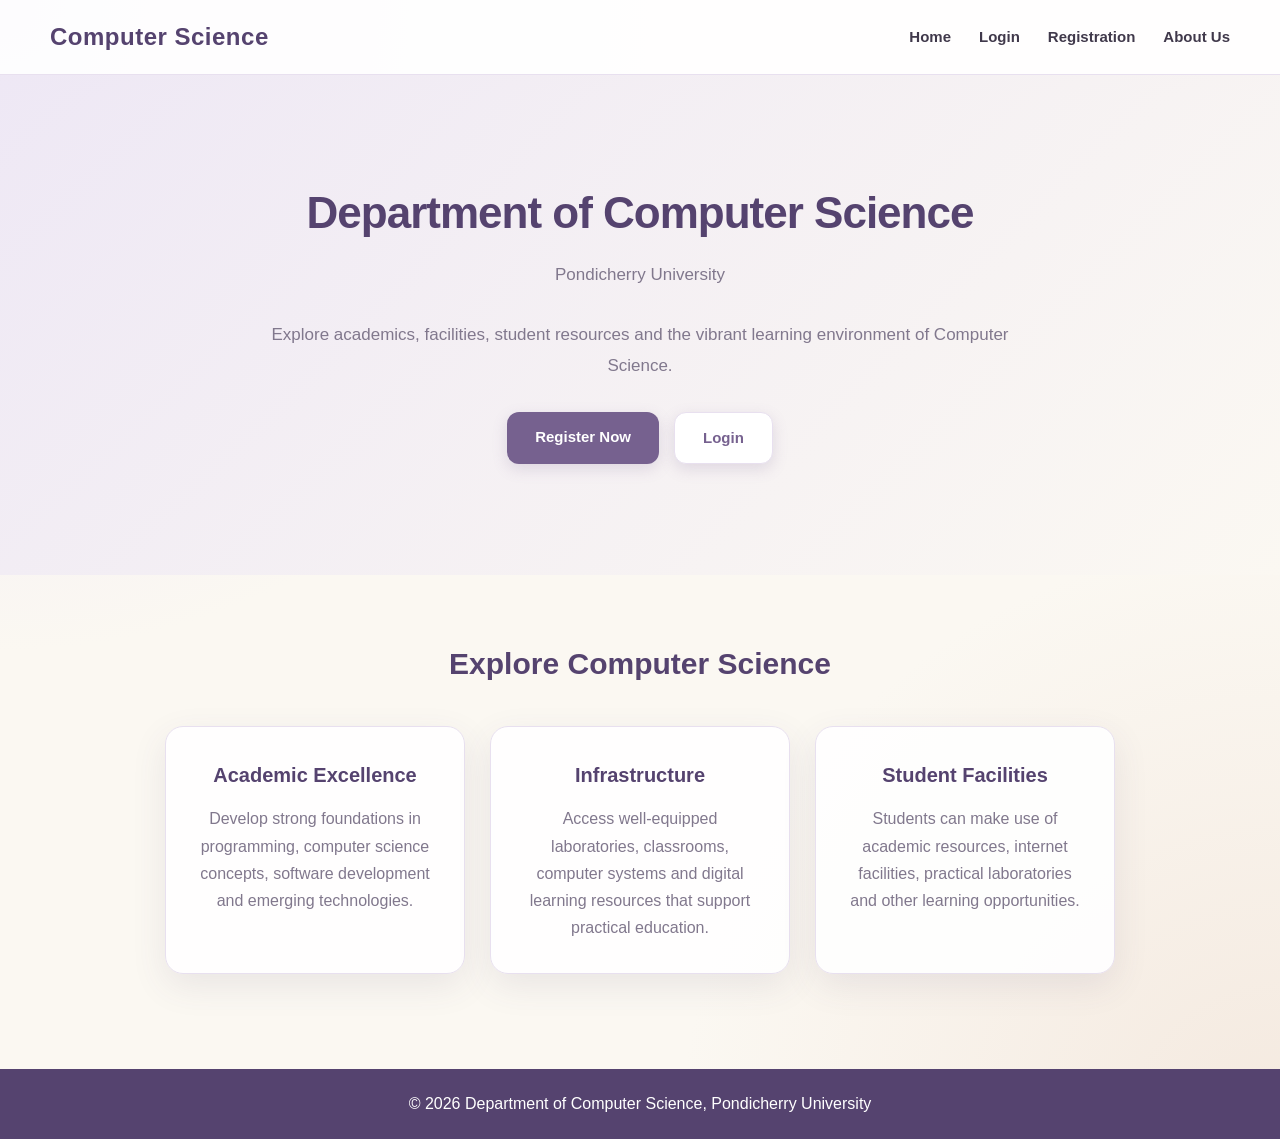
<file: index.html>
<!DOCTYPE html>

<html lang="en">

<head>

<meta charset="UTF-8">

<meta name="viewport"
      content="width=device-width, initial-scale=1.0">

<title>Department of Computer Science - Pondicherry University</title>

<link rel="stylesheet" href="style.css">


</head>

<body>


<!-- Navigation Bar -->

<header>

    <nav class="navbar">

        <div class="logo">
            Computer Science
        </div>

        <ul class="nav-links">

            <li>
                <a href="index.html">Home</a>
            </li>

            <li>
                <a href="login.html">Login</a>
            </li>

            <li>
                <a href="register.html">Registration</a>
            </li>

            <li>
                <a href="about.html">About Us</a>
            </li>

        </ul>

    </nav>

</header>


<!-- Home Section -->

<section class="hero">

    <div class="hero-content">

        <h1>
            Department of Computer Science
        </h1>

        <p>
            Pondicherry University
        </p>

        <p>
            Explore academics, facilities, student resources
            and the vibrant learning environment of Computer Science.
        </p>

        <div class="hero-buttons">

            <a href="register.html" class="btn">
                Register Now
            </a>

            <a href="login.html" class="btn secondary">
                Login
            </a>

        </div>

    </div>

</section>


<!-- Features Section -->

<section class="features">

    <h2>Explore Computer Science</h2>

    <div class="feature-container">

        <div class="feature-box">

            <h3>Academic Excellence</h3>

            <p>
                Develop strong foundations in programming,
                computer science concepts, software development
                and emerging technologies.
            </p>

        </div>


        <div class="feature-box">

            <h3>Infrastructure</h3>

            <p>
                Access well-equipped laboratories, classrooms,
                computer systems and digital learning resources
                that support practical education.
            </p>

        </div>


        <div class="feature-box">

            <h3>Student Facilities</h3>

            <p>
                Students can make use of academic resources,
                internet facilities, practical laboratories
                and other learning opportunities.
            </p>

        </div>

    </div>

</section>


<!-- Footer -->

<footer>

    <p>
        &copy; 2026 Department of Computer Science,
        Pondicherry University
    </p>

</footer>


<script src="script.js"></script>


</body>

</html>
</file>
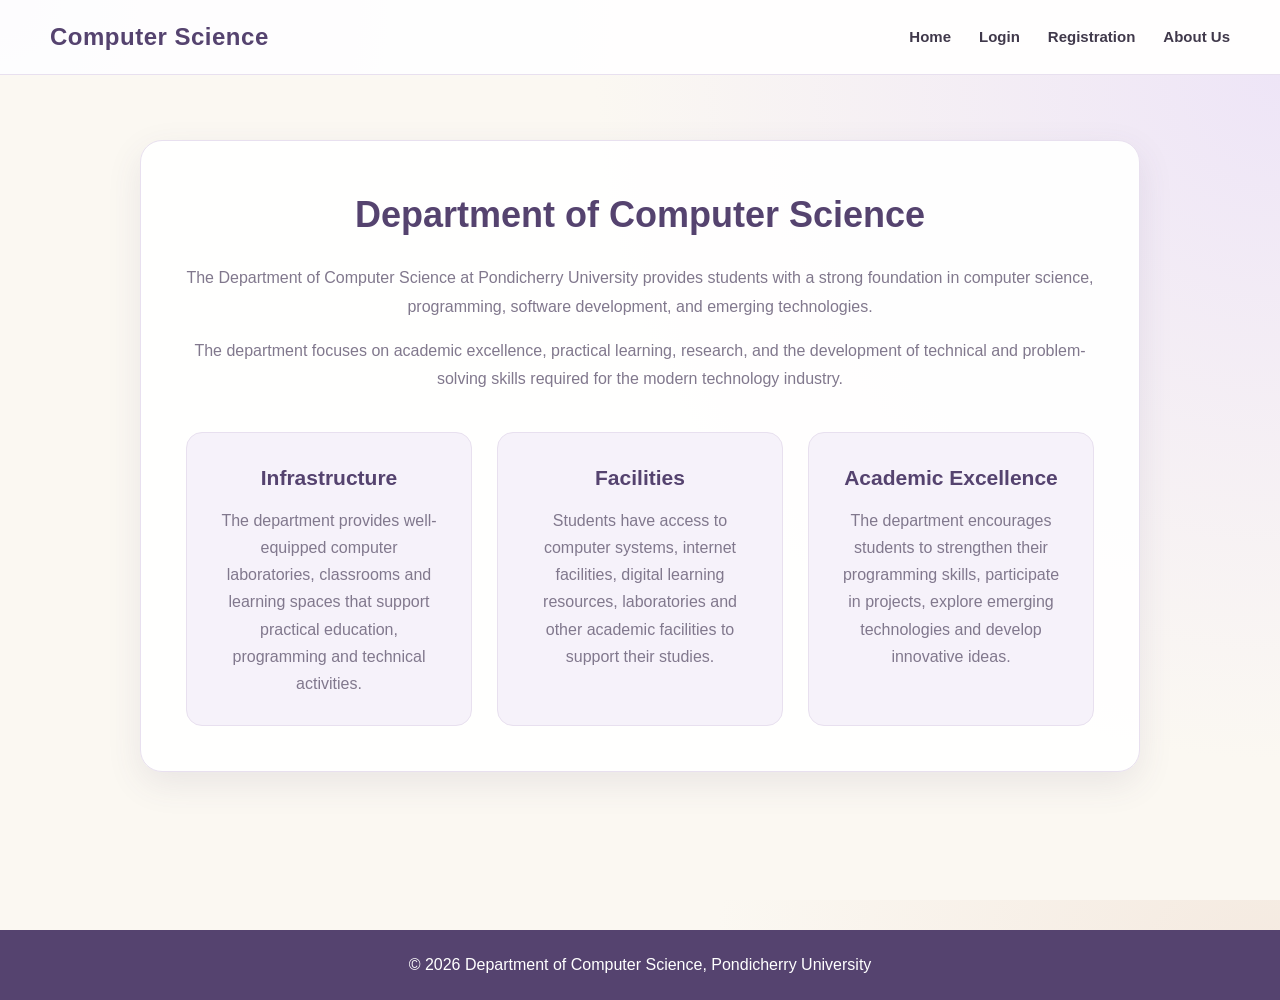
<file: about.html>
<!DOCTYPE html>

<html lang="en">

<head>


<meta charset="UTF-8">

<meta name="viewport"
      content="width=device-width, initial-scale=1.0">

<title>About Us - Computer Science</title>

<link rel="stylesheet" href="style.css">

</head>

<body>


<!-- Navigation -->

<header>

    <nav class="navbar">

        <div class="logo">
            Computer Science
        </div>

        <ul class="nav-links">

            <li>
                <a href="index.html">Home</a>
            </li>

            <li>
                <a href="login.html">Login</a>
            </li>

            <li>
                <a href="register.html">Registration</a>
            </li>

            <li>
                <a href="about.html">About Us</a>
            </li>

        </ul>

    </nav>

</header>


<!-- About Section -->

<section class="about-section">

    <div class="about-box">

        <h1>Department of Computer Science</h1>

        <p>
            The Department of Computer Science at Pondicherry
            University provides students with a strong foundation
            in computer science, programming, software development,
            and emerging technologies.
        </p>

        <p>
            The department focuses on academic excellence,
            practical learning, research, and the development
            of technical and problem-solving skills required
            for the modern technology industry.
        </p>


        <div class="about-features">

            <div class="about-card">

                <h2>Infrastructure</h2>

                <p>
                    The department provides well-equipped
                    computer laboratories, classrooms and
                    learning spaces that support practical
                    education, programming and technical
                    activities.
                </p>

            </div>


            <div class="about-card">

                <h2>Facilities</h2>

                <p>
                    Students have access to computer systems,
                    internet facilities, digital learning
                    resources, laboratories and other academic
                    facilities to support their studies.
                </p>

            </div>


            <div class="about-card">

                <h2>Academic Excellence</h2>

                <p>
                    The department encourages students to
                    strengthen their programming skills,
                    participate in projects, explore emerging
                    technologies and develop innovative ideas.
                </p>

            </div>

        </div>

    </div>

</section>


<!-- Footer -->

<footer>

    <p>
        &copy; 2026 Department of Computer Science,
        Pondicherry University
    </p>

</footer>


<script src="script.js"></script>


</body>

</html>
</file>
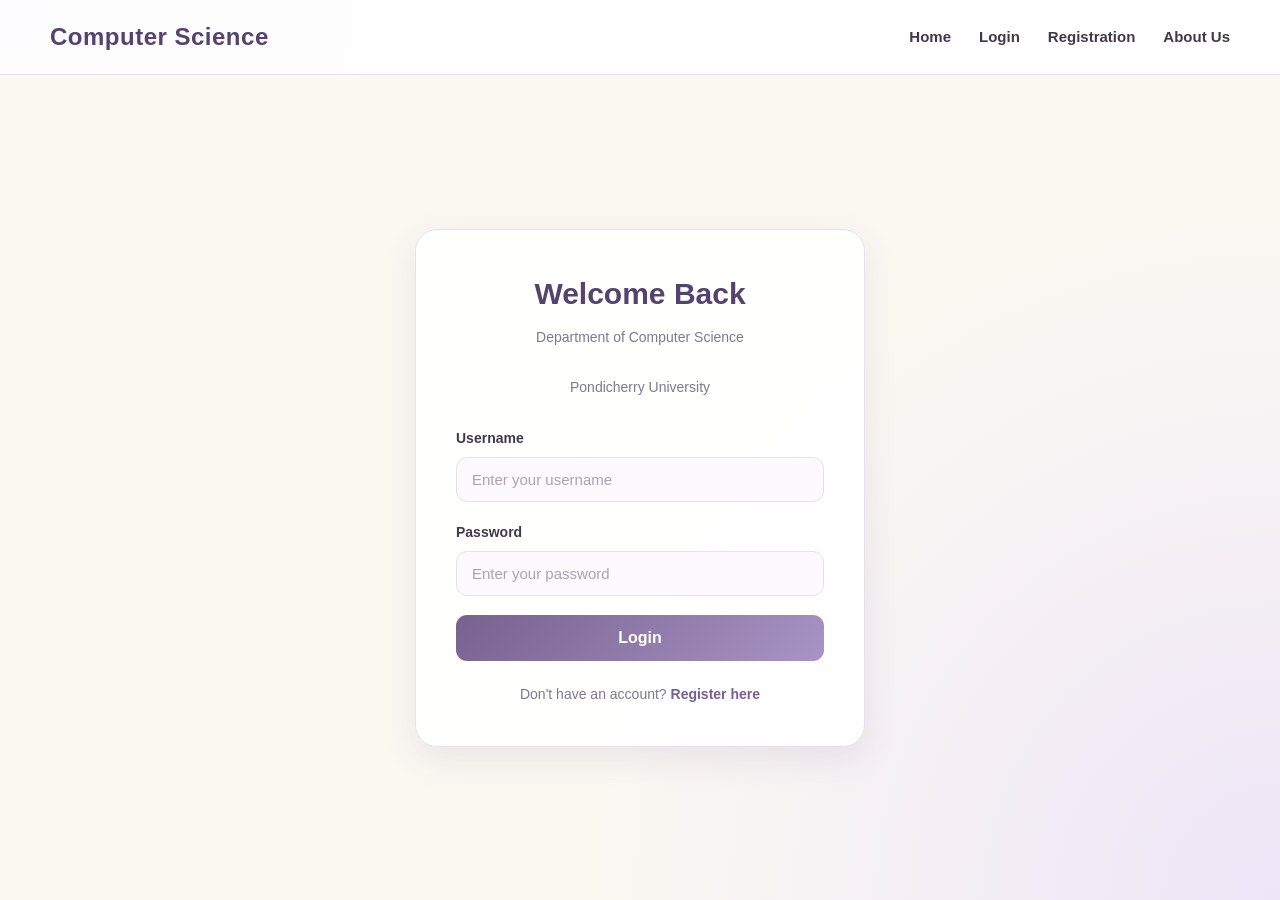
<file: login.html>
<!DOCTYPE html>

<html lang="en">

<head>


<meta charset="UTF-8">

<meta name="viewport"
      content="width=device-width, initial-scale=1.0">

<title>Login - Computer Science</title>

<link rel="stylesheet" href="style.css">


</head>

<body>


<!-- Navigation -->

<header>

    <nav class="navbar">

        <div class="logo">
            Computer Science
        </div>

        <ul class="nav-links">

            <li>
                <a href="index.html">Home</a>
            </li>

            <li>
                <a href="login.html">Login</a>
            </li>

            <li>
                <a href="register.html">Registration</a>
            </li>

            <li>
                <a href="about.html">About Us</a>
            </li>

        </ul>

    </nav>

</header>


<!-- Login Section -->

<section class="login-section">

    <div class="login-box">

        <h1>Welcome Back</h1>

        <p class="subtitle">
            Department of Computer Science
        </p>

        <p class="subtitle">
            Pondicherry University
        </p>


        <form action="login.php" method="POST">


            <!-- Username -->

            <div class="form-group">

                <label for="username">
                    Username
                </label>

                <input
                    type="text"
                    id="username"
                    name="username"
                    placeholder="Enter your username"
                    required
                >

            </div>


            <!-- Password -->

            <div class="form-group">

                <label for="password">
                    Password
                </label>

                <input
                    type="password"
                    id="password"
                    name="password"
                    placeholder="Enter your password"
                    required
                >

            </div>


            <!-- Login Button -->

            <button
                type="submit"
                class="login-btn"
            >
                Login
            </button>


            <!-- Registration Link -->

            <p class="register-text">

                Don't have an account?

                <a href="register.html">
                    Register here
                </a>

            </p>

        </form>

    </div>

</section>


<script src="script.js"></script>


</body>

</html>
</file>
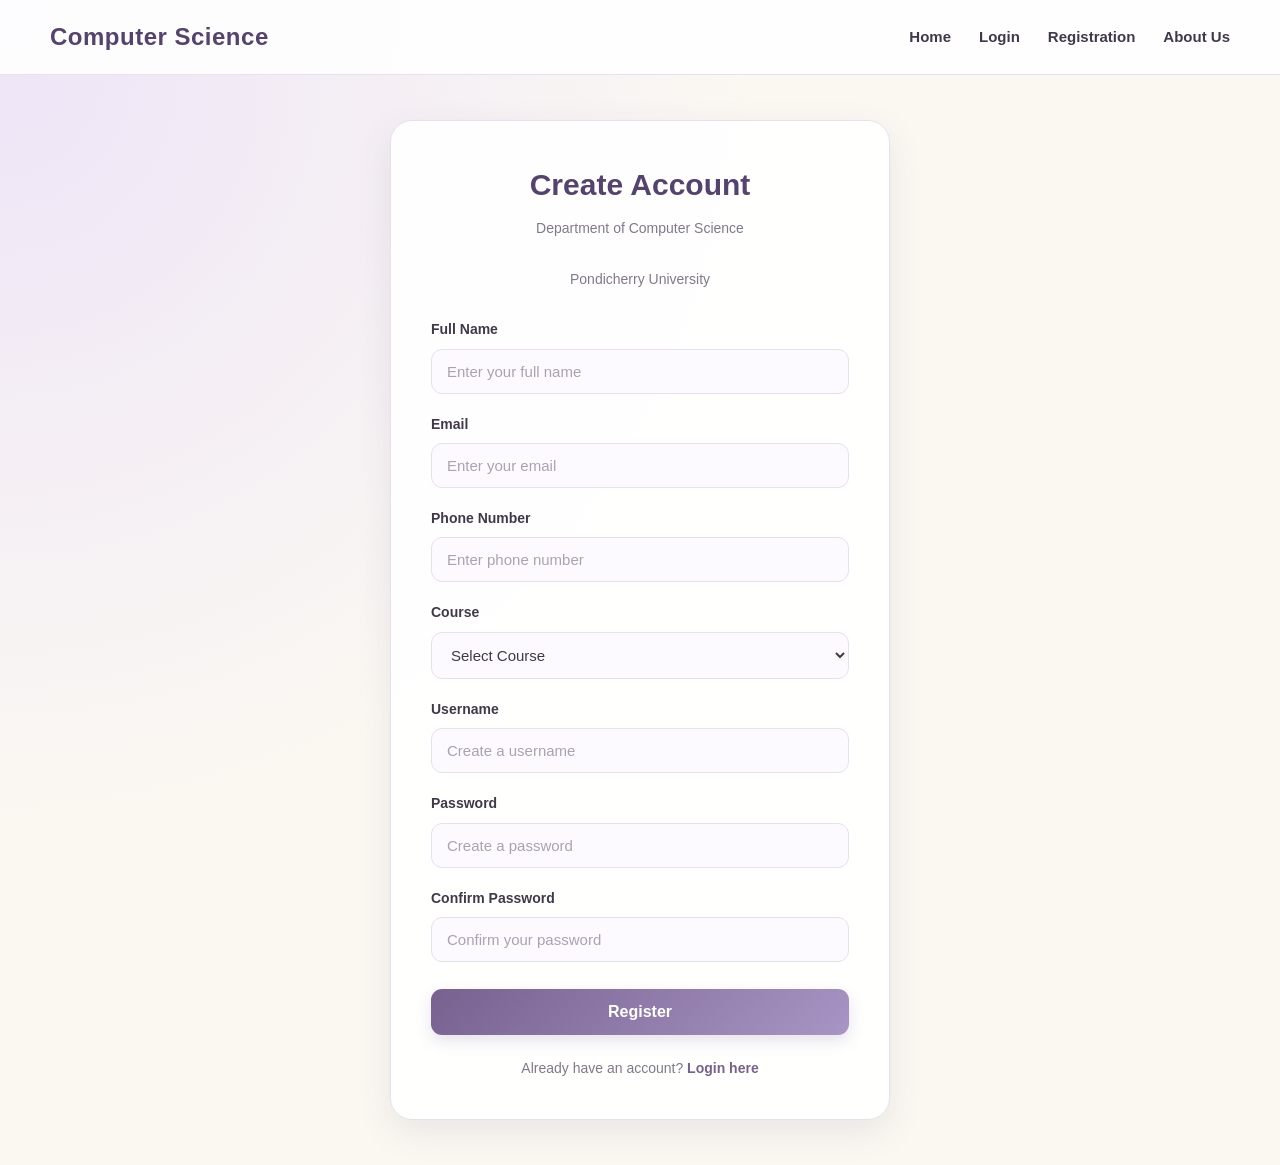
<file: register.html>
<!DOCTYPE html>

<html lang="en">

<head>


<meta charset="UTF-8">

<meta name="viewport" content="width=device-width, initial-scale=1.0">

<title>Registration - Computer Science</title>

<link rel="stylesheet" href="style.css">


</head>

<body>


<!-- Navigation -->

<header>

    <nav class="navbar">

        <div class="logo">
            Computer Science
        </div>

        <ul class="nav-links">

            <li>
                <a href="index.html">Home</a>
            </li>

            <li>
                <a href="login.html">Login</a>
            </li>

            <li>
                <a href="register.html">Registration</a>
            </li>

            <li>
                <a href="about.html">About Us</a>
            </li>

        </ul>

    </nav>

</header>


<!-- Registration Section -->

<section class="registration-section">

    <div class="registration-box">

        <h1>Create Account</h1>

        <p class="subtitle">
            Department of Computer Science
        </p>

        <p class="subtitle">
            Pondicherry University
        </p>


        <form
            action="register.php"
            method="POST"
            onsubmit="return validateRegistration()"
        >

            <!-- Name -->

            <div class="form-group">

                <label for="name">
                    Full Name
                </label>

                <input
                    type="text"
                    id="name"
                    name="name"
                    placeholder="Enter your full name"
                    required
                >

            </div>


            <!-- Email -->

            <div class="form-group">

                <label for="email">
                    Email
                </label>

                <input
                    type="email"
                    id="email"
                    name="email"
                    placeholder="Enter your email"
                    required
                >

            </div>


            <!-- Phone -->

            <div class="form-group">

                <label for="phone">
                    Phone Number
                </label>

                <input
                    type="tel"
                    id="phone"
                    name="phone"
                    placeholder="Enter phone number"
                    required
                >

            </div>


            <!-- Course -->

            <div class="form-group">

                <label for="course">
                    Course
                </label>

                <select
                    id="course"
                    name="course"
                    required
                >

                    <option value="">
                        Select Course
                    </option>

                    <option value="BCA">
                        BCA
                    </option>

                    <option value="BCS">
                        BCS
                    </option>

                    <option value="MCA">
                        MCA
                    </option>

                    <option value="MSc">
                        MSc
                    </option>

                    <option value="MTech">
                        MTech
                    </option>

                    <option value="BTech">
                        BTech
                    </option>

                </select>

            </div>


            <!-- Username -->

            <div class="form-group">

                <label for="username">
                    Username
                </label>

                <input
                    type="text"
                    id="username"
                    name="username"
                    placeholder="Create a username"
                    required
                >

            </div>


            <!-- Password -->

            <div class="form-group">

                <label for="password">
                    Password
                </label>

                <input
                    type="password"
                    id="password"
                    name="password"
                    placeholder="Create a password"
                    required
                >

            </div>


            <!-- Confirm Password -->

            <div class="form-group">

                <label for="confirm_password">
                    Confirm Password
                </label>

                <input
                    type="password"
                    id="confirm_password"
                    name="confirm_password"
                    placeholder="Confirm your password"
                    required
                >

            </div>


            <!-- Submit -->

            <button
                type="submit"
                class="register-btn"
            >
                Register
            </button>


            <p class="login-text">

                Already have an account?

                <a href="login.html">
                    Login here
                </a>

            </p>

        </form>

    </div>

</section>


<script src="script.js"></script>

</body>

</html>
</file>
<file: style.css>
/* =========================================
   DEPARTMENT MANAGEMENT SYSTEM
   AESTHETIC LAVENDER THEME
========================================= */

:root {
    --primary: #76618f;
    --primary-dark: #55436f;
    --secondary: #a995c5;
    --lavender: #eee8f5;
    --light-lavender: #f6f2fa;
    --cream: #fbf8f2;
    --white: #ffffff;
    --text: #40394b;
    --muted: #81788d;
    --border: #e8e0ef;
    --danger: #c46b79;
    --shadow: 0 12px 35px rgba(83, 65, 110, 0.10);
}

/* RESET */

* {
    margin: 0;
    padding: 0;
    box-sizing: border-box;
    font-family: "Segoe UI", Arial, sans-serif;
}

/* BODY */

body {
    min-height: 100vh;
    background:
        radial-gradient(circle at top left, #eee5f7 0%, transparent 38%),
        radial-gradient(circle at bottom right, #f4e9df 0%, transparent 35%),
        var(--cream);
    color: var(--text);
    line-height: 1.6;
}

/* NAVIGATION */

header {
    background: rgba(255, 255, 255, 0.90);
    padding: 18px 50px;
    border-bottom: 1px solid var(--border);
    box-shadow: 0 4px 20px rgba(83, 65, 110, 0.05);
}

.navbar {
    display: flex;
    justify-content: space-between;
    align-items: center;
}

.logo {
    color: var(--primary-dark);
    font-size: 24px;
    font-weight: 750;
    letter-spacing: 0.5px;
}

.nav-links {
    display: flex;
    list-style: none;
    gap: 28px;
}

.nav-links a {
    color: var(--text);
    text-decoration: none;
    font-size: 15px;
    font-weight: 600;
    transition: 0.3s ease;
}

.nav-links a:hover {
    color: var(--secondary);
}

/* HERO SECTION */

.hero {
    min-height: 500px;
    display: flex;
    justify-content: center;
    align-items: center;
    text-align: center;
    padding: 50px 25px;

    background:
        linear-gradient(
            135deg,
            rgba(238, 232, 245, 0.95),
            rgba(251, 248, 242, 0.95)
        );
}

.hero-content {
    max-width: 800px;
}

.hero h1 {
    font-size: 44px;
    line-height: 1.2;
    color: var(--primary-dark);
    margin-bottom: 20px;
    letter-spacing: -1px;
}

.hero p {
    font-size: 17px;
    color: var(--muted);
    line-height: 1.8;
    margin-bottom: 30px;
}

/* BUTTONS */

.hero-buttons {
    display: flex;
    justify-content: center;
    gap: 15px;
}

.btn {
    display: inline-block;
    padding: 13px 28px;
    background: var(--primary);
    color: white;
    text-decoration: none;
    border-radius: 12px;
    font-size: 15px;
    font-weight: 600;
    transition: 0.3s ease;
    box-shadow: 0 5px 15px rgba(118, 97, 143, 0.18);
}

.btn:hover {
    background: var(--primary-dark);
    transform: translateY(-3px);
}

.btn.secondary {
    background: white;
    color: var(--primary);
    border: 1px solid var(--border);
}

.btn.secondary:hover {
    background: var(--lavender);
}

/* FEATURES */

.features {
    padding: 65px 30px;
    text-align: center;
}

.features h2 {
    color: var(--primary-dark);
    font-size: 30px;
    margin-bottom: 38px;
}

.feature-container {
    display: flex;
    justify-content: center;
    gap: 25px;
    max-width: 1100px;
    margin: auto;
}

.feature-box {
    background: rgba(255, 255, 255, 0.90);
    padding: 32px;
    width: 300px;
    border-radius: 18px;
    border: 1px solid var(--border);
    box-shadow: var(--shadow);
    transition: 0.3s ease;
}

.feature-box:hover {
    transform: translateY(-7px);
    box-shadow: 0 18px 40px rgba(83, 65, 110, 0.15);
}

.feature-box h3 {
    color: var(--primary-dark);
    margin-bottom: 14px;
    font-size: 20px;
}

.feature-box p {
    color: var(--muted);
    line-height: 1.7;
}

/* FOOTER */

footer {
    background: var(--primary-dark);
    color: white;
    text-align: center;
    padding: 22px;
    margin-top: 30px;
}

/* =========================================
   REGISTRATION PAGE
========================================= */

.registration-section {
    min-height: calc(100vh - 75px);
    display: flex;
    justify-content: center;
    align-items: center;
    padding: 45px 20px;

    background:
        radial-gradient(circle at top left, #eee5f7, transparent 45%),
        var(--cream);
}

.registration-box {
    width: 100%;
    max-width: 500px;
    background: rgba(255, 255, 255, 0.94);
    padding: 40px;
    border-radius: 22px;
    border: 1px solid var(--border);
    box-shadow: var(--shadow);
    animation: appear 0.5s ease;
}

.registration-box h1 {
    text-align: center;
    color: var(--primary-dark);
    margin-bottom: 8px;
    font-size: 30px;
}

.registration-box .subtitle {
    text-align: center;
    color: var(--muted);
    font-size: 14px;
    margin-bottom: 28px;
}

/* =========================================
   COMMON FORM STYLING
========================================= */

.form-group {
    margin-bottom: 19px;
}

.form-group label {
    display: block;
    color: var(--text);
    font-weight: 600;
    font-size: 14px;
    margin-bottom: 8px;
}

.form-group input,
.form-group select {
    width: 100%;
    padding: 13px 15px;
    border: 1px solid var(--border);
    border-radius: 11px;
    background: #fcfaff;
    color: var(--text);
    font-size: 15px;
    transition: 0.25s ease;
}

.form-group input:focus,
.form-group select:focus {
    outline: none;
    border-color: var(--secondary);
    background: white;
    box-shadow: 0 0 0 4px rgba(169, 149, 197, 0.14);
}

.form-group input::placeholder {
    color: #aaa1b5;
}

/* REGISTER BUTTON */

.register-btn {
    width: 100%;
    padding: 14px;
    background: linear-gradient(135deg, var(--primary), var(--secondary));
    color: white;
    border: none;
    border-radius: 11px;
    font-size: 16px;
    font-weight: 600;
    cursor: pointer;
    margin-top: 8px;
    transition: 0.3s ease;
    box-shadow: 0 6px 15px rgba(118, 97, 143, 0.18);
}

.register-btn:hover {
    background: var(--primary-dark);
    transform: translateY(-2px);
}

/* LOGIN TEXT */

.login-text,
.register-text {
    text-align: center;
    margin-top: 22px;
    color: var(--muted);
    font-size: 14px;
}

.login-text a,
.register-text a {
    color: var(--primary);
    font-weight: 700;
    text-decoration: none;
}

.login-text a:hover,
.register-text a:hover {
    color: var(--primary-dark);
    text-decoration: underline;
}

/* =========================================
   LOGIN PAGE
========================================= */

.login-section {
    min-height: calc(100vh - 75px);
    display: flex;
    justify-content: center;
    align-items: center;
    padding: 45px 20px;

    background:
        radial-gradient(circle at bottom right, #eee5f7, transparent 45%),
        var(--cream);
}

.login-box {
    width: 100%;
    max-width: 450px;
    background: rgba(255, 255, 255, 0.94);
    padding: 40px;
    border-radius: 22px;
    border: 1px solid var(--border);
    box-shadow: var(--shadow);
    animation: appear 0.5s ease;
}

.login-box h1 {
    text-align: center;
    color: var(--primary-dark);
    margin-bottom: 8px;
    font-size: 30px;
}

.login-box .subtitle {
    text-align: center;
    color: var(--muted);
    font-size: 14px;
    margin-bottom: 28px;
}

.login-btn {
    width: 100%;
    padding: 14px;
    background: linear-gradient(135deg, var(--primary), var(--secondary));
    color: white;
    border: none;
    border-radius: 11px;
    font-size: 16px;
    font-weight: 600;
    cursor: pointer;
    transition: 0.3s ease;
}

.login-btn:hover {
    background: var(--primary-dark);
    transform: translateY(-2px);
}

/* =========================================
   DASHBOARD
========================================= */

.dashboard {
    min-height: calc(100vh - 75px);
    display: flex;
    justify-content: center;
    align-items: center;
    background:
        radial-gradient(circle at top left, #eee5f7, transparent 45%),
        var(--cream);
    padding: 45px 20px;
}

.dashboard-box {
    width: 100%;
    max-width: 650px;
    background: rgba(255, 255, 255, 0.95);
    padding: 45px;
    border-radius: 22px;
    text-align: center;
    border: 1px solid var(--border);
    box-shadow: var(--shadow);
}

.dashboard-box h1 {
    color: var(--primary-dark);
    margin-bottom: 15px;
    font-size: 30px;
}

.dashboard-box > p {
    color: var(--muted);
    margin-bottom: 30px;
    line-height: 1.7;
}

.user-details {
    background: var(--light-lavender);
    padding: 25px;
    border-radius: 14px;
    text-align: left;
    margin-bottom: 25px;
    border: 1px solid var(--border);
}

.user-details h2 {
    color: var(--primary-dark);
    margin-bottom: 15px;
    font-size: 20px;
}

.user-details p {
    color: var(--muted);
    margin-bottom: 10px;
}

.dashboard-info {
    background: var(--cream);
    padding: 25px;
    border-radius: 14px;
    margin-bottom: 25px;
    border: 1px solid var(--border);
}

.dashboard-info h2 {
    color: var(--primary-dark);
    margin-bottom: 12px;
}

.dashboard-info p {
    color: var(--muted);
    line-height: 1.7;
}

/* LOGOUT BUTTON */

.logout-btn {
    display: inline-block;
    padding: 12px 28px;
    background: var(--danger);
    color: white;
    text-decoration: none;
    border-radius: 11px;
    font-weight: 600;
    transition: 0.3s ease;
}

.logout-btn:hover {
    background: #a84f60;
    transform: translateY(-2px);
}

/* =========================================
   ABOUT US PAGE
========================================= */

.about-section {
    min-height: calc(100vh - 75px);
    background:
        radial-gradient(circle at top right, #eee5f7, transparent 45%),
        var(--cream);
    padding: 65px 30px;
}

.about-box {
    max-width: 1000px;
    margin: auto;
    background: rgba(255, 255, 255, 0.94);
    padding: 45px;
    border-radius: 22px;
    border: 1px solid var(--border);
    box-shadow: var(--shadow);
    text-align: center;
}

.about-box h1 {
    color: var(--primary-dark);
    font-size: 36px;
    margin-bottom: 20px;
}

.about-box > p {
    color: var(--muted);
    line-height: 1.8;
    margin-bottom: 15px;
}

.about-features {
    display: flex;
    justify-content: center;
    gap: 25px;
    margin-top: 38px;
}

.about-card {
    flex: 1;
    background: var(--light-lavender);
    padding: 28px;
    border-radius: 16px;
    border: 1px solid var(--border);
    transition: 0.3s ease;
}

.about-card:hover {
    transform: translateY(-5px);
    box-shadow: var(--shadow);
}

.about-card h2 {
    color: var(--primary-dark);
    margin-bottom: 12px;
    font-size: 21px;
}

.about-card p {
    color: var(--muted);
    line-height: 1.7;
}

/* =========================================
   ANIMATIONS
========================================= */

@keyframes appear {
    from {
        opacity: 0;
        transform: translateY(15px);
    }

    to {
        opacity: 1;
        transform: translateY(0);
    }
}

/* =========================================
   MOBILE RESPONSIVENESS
========================================= */

@media (max-width: 768px) {

    header {
        padding: 18px 20px;
    }

    .navbar {
        flex-direction: column;
        gap: 15px;
    }

    .nav-links {
        gap: 15px;
        flex-wrap: wrap;
        justify-content: center;
    }

    .hero {
        min-height: 420px;
        padding: 35px 20px;
    }

    .hero h1 {
        font-size: 32px;
    }

    .hero p {
        font-size: 16px;
    }

    .feature-container {
        flex-direction: column;
        align-items: center;
    }

    .feature-box {
        width: 90%;
        max-width: 350px;
    }

    .hero-buttons {
        flex-direction: column;
        align-items: center;
    }

    .btn {
        width: 200px;
    }

    .about-features {
        flex-direction: column;
    }

    .about-card {
        width: 100%;
    }

}

@media (max-width: 480px) {

    .registration-box,
    .login-box {
        padding: 28px 22px;
        border-radius: 17px;
    }

    .dashboard-box {
        padding: 28px 20px;
    }

    .about-box {
        padding: 28px 20px;
    }

    .hero h1 {
        font-size: 27px;
    }

    .features h2 {
        font-size: 25px;
    }

}
</file>
